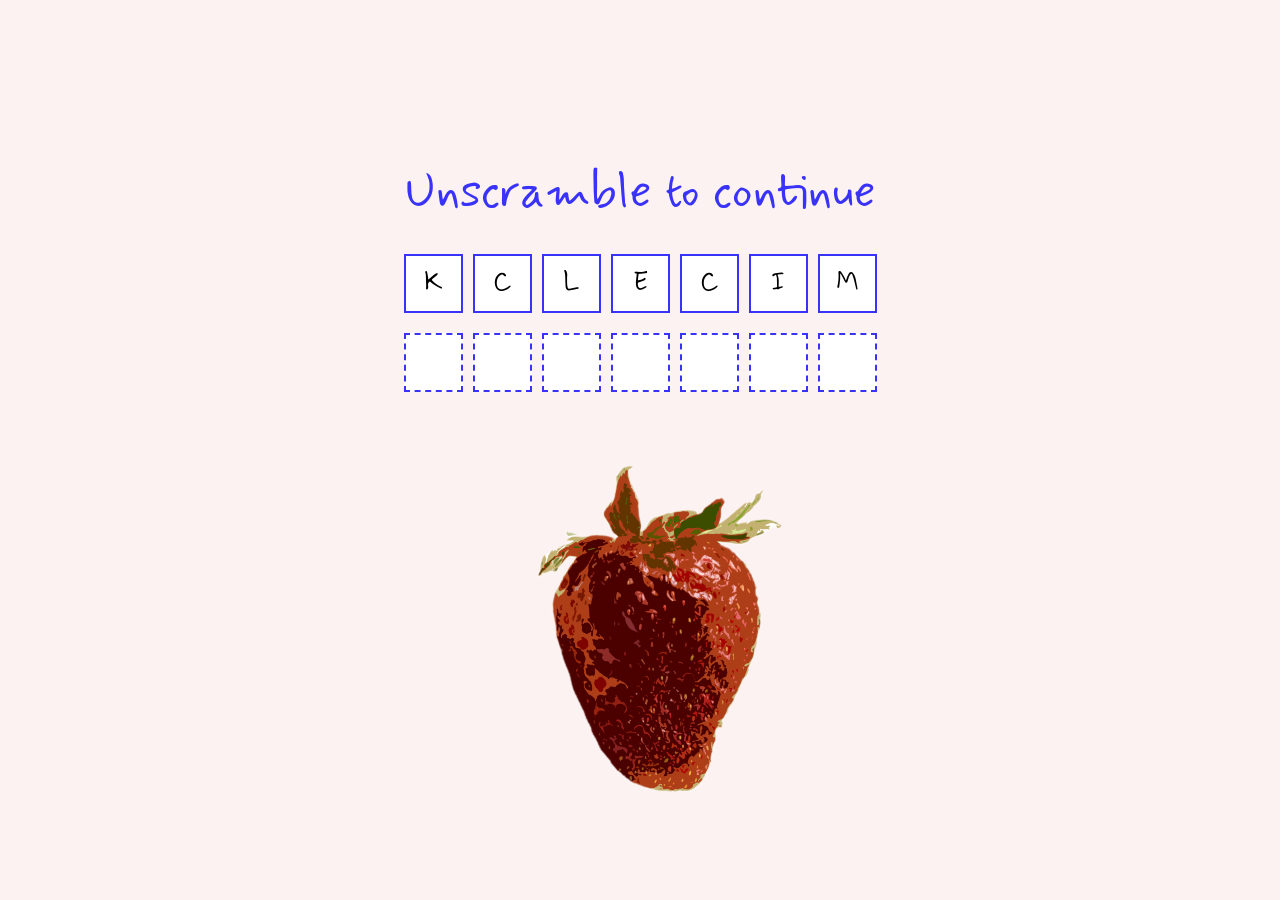
<file: index.html>
<!DOCTYPE html>
<html lang="en">
<head>
<meta charset="UTF-8">
<meta name="viewport" content="width=device-width, initial-scale=1.0">
<title>Begin</title>

<style>
html, body {
  height: 100%;
  margin: 0;
  display: flex;
  justify-content: center;
  align-items: center;
  background-color: #FDF2F2;
  font-family: 'mynerve';
}

.container {
  display: flex;
  flex-direction: column;
  align-items: center;
}

.text {
  font-size: 48px;
  margin-bottom: 20px;
  color: #3933FA;
}

.letters, .slots {
  display: flex;
  gap: 10px;
  margin: 10px 0;
}

.letter, .slot {
  width: 55px;
  height: 55px;
  border: 2px dashed #3933FA;
  display: flex;
  justify-content: center;
  align-items: center;
  font-size: 26px;
  background: white;
  transition: all 0.2s ease;
}

.letter {
  cursor: pointer;
  border-style: solid;
}

.letter:hover:not(.correct):not(.used) {
  background: #f0efff;
  transform: scale(1.08);
}

.slot.filled {
  border-style: solid;
}

.slot:hover:not(.locked) {
  background: #f0efff;
  cursor: pointer;
}

.correct {
  background: #dedcdc;
  color: #888;
  cursor: default;
  transform: scale(0.95);
}

.used {
  opacity: 0.3;
  cursor: default;
  transform: scale(0.95);
}

button {
  margin-top: 20px;
  padding: 10px 28px;
  font-size: 20px;
  font-family: 'mynerve';
  background: white;
  color: #3933FA;
  border: 2px dashed #3933FA;
  cursor: pointer;
  letter-spacing: 0.5px;
  transition: all 0.2s ease;
  border-radius: 6px;
  display: none;
}

button:hover {
  background: #3933FA;
  color: white;
  border-style: solid;
  transform: scale(1.04);
}

button:active {
  transform: scale(0.97);
}

img {
  width: 300px;
  margin-top: 20px;
  transform: rotate(50deg) translateX(50px);
}

@font-face {
  font-family: 'mynerve';
  src: url('fonts/Mynerve-Regular.ttf') format('truetype');
}
</style>
</head>

<body>

<div class="container">
  <div class="text">Unscramble to continue</div>

  <div class="letters" id="letters"></div>
  <div class="slots" id="slots"></div>

  <button id="continueBtn" onclick="goNext()">Continue →</button>

  <img src="images/indexstrawberryedit.png" alt="strawberry">
</div>

<script>
const word = "CLICKME";
const lettersContainer = document.getElementById("letters");
const slotsContainer = document.getElementById("slots");
const continueBtn = document.getElementById("continueBtn");

let dragged = null;
let letterElements = [];
let slotElements = [];

function shuffle(array) {
  for (let i = array.length - 1; i > 0; i--) {
    const j = Math.floor(Math.random() * (i + 1));
    [array[i], array[j]] = [array[j], array[i]];
  }
  return array;
}

// Find the next empty (non-locked) slot
function getNextEmptySlot() {
  return slotElements.find(s => !s.dataset.letter && !s.classList.contains('locked'));
}

// Find the last filled (non-locked) slot
function getLastFilledSlot() {
  const filled = slotElements.filter(s => s.dataset.letter && !s.classList.contains('locked'));
  return filled[filled.length - 1] || null;
}

function createLetter(letter) {
  const div = document.createElement("div");
  div.classList.add("letter");
  div.textContent = letter;
  div.draggable = true;
  div.dataset.letter = letter;

  div.addEventListener("dragstart", () => { dragged = div; });

  // Click to place in next empty slot
  div.addEventListener("click", () => {
    if (div.classList.contains("correct") || div.classList.contains("used")) return;
    const slot = getNextEmptySlot();
    if (!slot) return;

    placeLetter(div, slot);
  });

  return div;
}

function placeLetter(letterEl, slot) {
  const slotIndex = slotElements.indexOf(slot);

  letterEl.classList.add("used");
  letterEl.draggable = false;

  slot.textContent = letterEl.dataset.letter;
  slot.dataset.letter = letterEl.dataset.letter;
  slot.dataset.source = letterEl.dataset.letter + "_" + Array.from(lettersContainer.children).indexOf(letterEl);
  slot.classList.add("filled");
  slot._letterEl = letterEl;

  // Click a filled (non-locked) slot to return the letter
  slot.onclick = () => {
    if (slot.classList.contains("locked")) return;
    returnLetter(slot);
  };

  checkSlot(slot, slotIndex);
  checkAnswer();
}

function returnLetter(slot) {
  const letterEl = slot._letterEl;
  if (letterEl) {
    letterEl.classList.remove("used");
    letterEl.draggable = true;
  }

  slot.textContent = "";
  slot.dataset.letter = "";
  slot.classList.remove("filled");
  slot._letterEl = null;
  slot.onclick = null;

  checkAnswer();
}

function checkSlot(slot, index) {
  if (word[index] === slot.dataset.letter) {
    slot.classList.add("locked");
    slot.style.background = "#dedcdc";
    slot.style.color = "#888";
    if (slot._letterEl) slot._letterEl.style.display = "none";
    slot.onclick = null;
  }
}

function checkAnswer() {
  const attempt = slotElements.map(s => s.dataset.letter || "").join("");
  continueBtn.style.display = attempt === word ? "block" : "none";
}

shuffle(word.split("")).forEach((letter, i) => {
  const div = createLetter(letter);
  div.dataset.index = i;
  lettersContainer.appendChild(div);
  letterElements.push(div);
});

word.split("").forEach((_, index) => {
  const slot = document.createElement("div");
  slot.classList.add("slot");
  slot.dataset.letter = "";

  slot.addEventListener("dragover", e => e.preventDefault());
  slot.addEventListener("drop", e => {
    e.preventDefault();
    if (!dragged || dragged.classList.contains("correct") || dragged.classList.contains("used")) return;

    if (slot.classList.contains("locked")) return;

    if (slot._letterEl) returnLetter(slot);

    slotElements.forEach(s => {
      if (s._letterEl === dragged) returnLetter(s);
    });

    placeLetter(dragged, slot);
  });

  slotsContainer.appendChild(slot);
  slotElements.push(slot);
});

lettersContainer.addEventListener("dragover", e => e.preventDefault());
lettersContainer.addEventListener("drop", e => {
  e.preventDefault();
  if (!dragged) return;
  slotElements.forEach(s => {
    if (s._letterEl === dragged) returnLetter(s);
  });
});

function goNext() {
  window.location.href = "about.html";
}
</script>

</body>
</html>
</file>
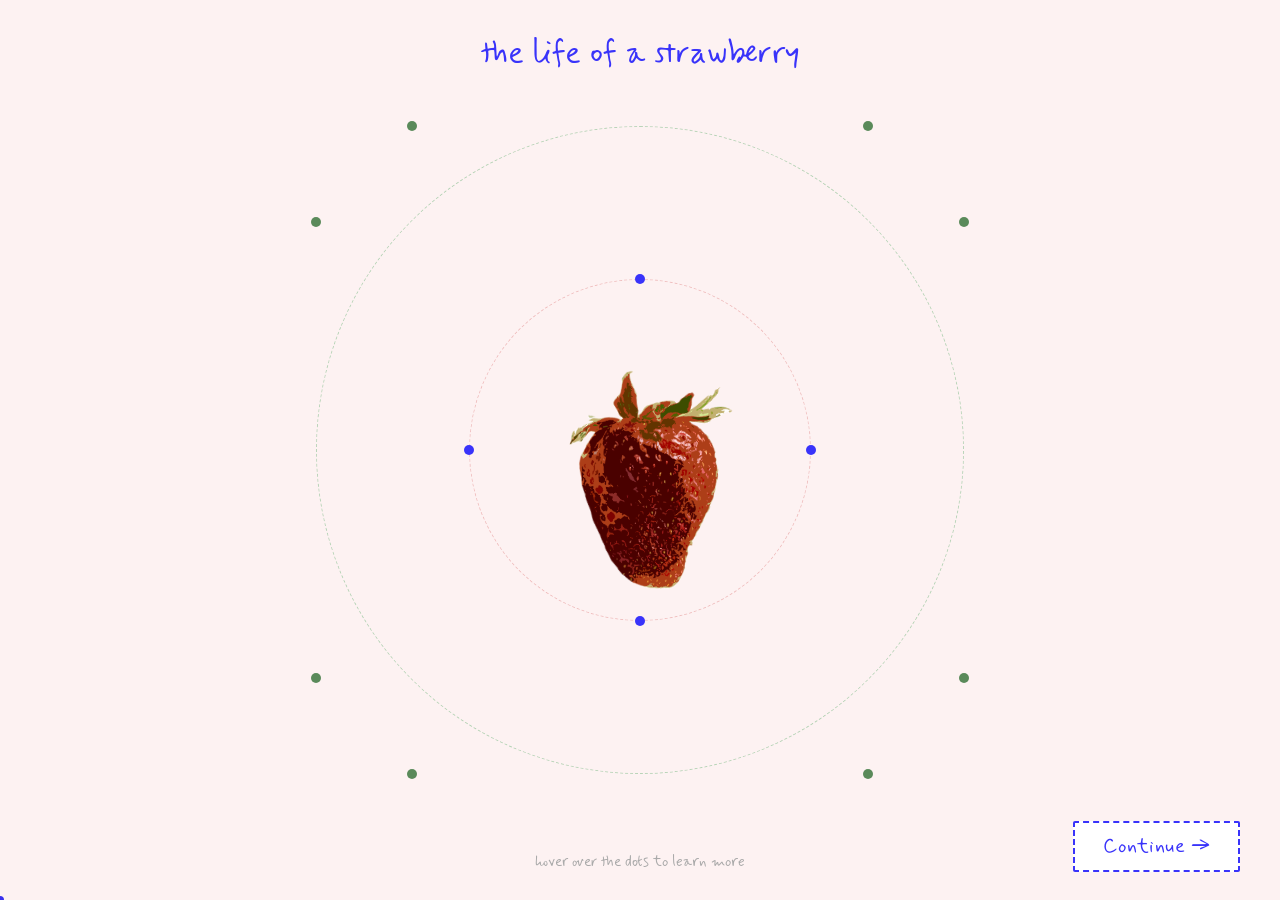
<file: about.html>
<!DOCTYPE html>
<html lang="en">
<head>
<meta charset="UTF-8">
<meta name="viewport" content="width=device-width, initial-scale=1.0">
<title>Rotting</title>
<style>
* { margin: 0; padding: 0; box-sizing: border-box; }

html, body {
  width: 100%;
  height: 100%;
  background-color: #FDF2F2;
  font-family: 'mynerve', cursive;
  overflow: hidden;
}

.scene {
  position: relative;
  width: 100vw;
  height: 100vh;
}

.title {
  position: absolute;
  top: 32px;
  left: 50%;
  transform: translateX(-50%);
  font-size: 32px;
  color: #3933FA;
  white-space: nowrap;
  z-index: 10;
  pointer-events: none;
}

.strawberry {
  position: absolute;
  top: 50%;
  left: 50%;
  width: 200px;
  transform: translate(-50%, -50%) rotate(50deg) translateX(30px);
  z-index: 10;
  pointer-events: none;
}

.orbit-ring {
  position: absolute;
  top: 50%;
  left: 50%;
  border-radius: 50%;
  transform: translate(-50%, -50%);
  pointer-events: none;
}

.orbit-ring-1 {
  width: min(38vw, 38vh);
  height: min(38vw, 38vh);
  border: 1.5px dashed #f0c0c0;
}

.orbit-ring-2 {
  width: min(72vw, 72vh);
  height: min(72vw, 72vh);
  border: 1.5px dashed #b8d4b8;
}

@keyframes spin-cw  { to { transform: translate(-50%, -50%) rotate(360deg);  } }
@keyframes spin-ccw { to { transform: translate(-50%, -50%) rotate(-360deg); } }
@keyframes counter-cw  { to { transform: rotate(-360deg); } }
@keyframes counter-ccw { to { transform: rotate(360deg);  } }

.orbit-track {
  position: absolute;
  top: 50%;
  left: 50%;
  border-radius: 50%;
}

.orbit-track-1 {
  width: min(38vw, 38vh);
  height: min(38vw, 38vh);
  margin-left: calc(min(38vw, 38vh) / -2);
  margin-top: calc(min(38vw, 38vh) / -2);
  animation: spin-cw 22s linear infinite;
}

.orbit-track-2 {
  width: min(72vw, 72vh);
  height: min(72vw, 72vh);
  margin-left: calc(min(72vw, 72vh) / -2);
  margin-top: calc(min(72vw, 72vh) / -2);
  animation: spin-ccw 34s linear infinite;
}

.orbit-dot {
  position: absolute;
  width: 10px;
  height: 10px;
  border-radius: 50%;
  background: #3933FA;
  cursor: none;
}

.orbit-dot.recycle { background: #5a8a5a; }

.spin-counter-1 { animation: counter-cw 22s linear infinite; }
.spin-counter-2 { animation: counter-ccw 34s linear infinite; }

.p0  { top: -5px; left: 50%; transform: translateX(-50%); }
.p1  { top: 50%; right: -5px; transform: translateY(-50%); }
.p2  { bottom: -5px; left: 50%; transform: translateX(-50%); }
.p3  { top: 50%; left: -5px; transform: translateY(-50%); }

.p4  { top: -5px; right: 14%; }
.p5  { top: 14%; right: -5px; }
.p6  { bottom: 14%; right: -5px; }
.p7  { bottom: -5px; right: 14%; }
.p8  { bottom: -5px; left: 14%; }
.p9  { bottom: 14%; left: -5px; }
.p10 { top: 14%; left: -5px; }
.p11 { top: -5px; left: 14%; }

.frozen-dot {
  position: fixed;
  width: 10px;
  height: 10px;
  border-radius: 50%;
  pointer-events: none;
  z-index: 50;
  transform: translate(-50%, -50%);
  display: none;
}

.tooltip {
  position: fixed;
  pointer-events: none;
  z-index: 100;
  font-family: 'mynerve', cursive;
  font-size: 15px;
  color: #3933FA;
  background: white;
  border: 2px dashed #3933FA;
  padding: 8px 14px;
  white-space: nowrap;
  opacity: 0;
  transition: opacity 0.15s ease;
}

.tooltip.recycle {
  color: #3a6a3a;
  border-color: #5a8a5a;
}

.tooltip.visible { opacity: 1; }

.cursor-dot {
  position: fixed;
  width: 8px;
  height: 8px;
  border-radius: 50%;
  background: #3933FA;
  pointer-events: none;
  z-index: 200;
  transform: translate(-50%, -50%);
  mix-blend-mode: multiply;
}

.hint {
  position: absolute;
  bottom: 28px;
  left: 50%;
  transform: translateX(-50%);
  font-size: 15px;
  color: #aaa;
  white-space: nowrap;
  pointer-events: none;
  font-family: 'mynerve', cursive;
}

.continue-btn {
  position: absolute;
  bottom: 28px;
  right: 40px;
  padding: 10px 28px;
  font-size: 20px;
  font-family: 'mynerve', cursive;
  background: white;
  color: #3933FA;
  border: 2px dashed #3933FA;
  cursor: pointer;
  letter-spacing: 0.5px;
  transition: all 0.2s ease;
  border-radius: 2px;
  z-index: 20;
}

.continue-btn:hover {
  background: #3933FA;
  color: white;
  border-style: solid;
  transform: scale(1.04);
}

.continue-btn:active {
  transform: scale(0.97);
}

@font-face {
  font-family: 'mynerve';
  src: url('fonts/Mynerve-Regular.ttf') format('truetype');
}
</style>
</head>
<body>

<div class="scene">
  <div class="title">the life of a strawberry</div>

  <div class="orbit-ring orbit-ring-1"></div>
  <div class="orbit-ring orbit-ring-2"></div>

  <img class="strawberry" src="images/indexstrawberryedit.png" alt="strawberry">

  <div class="orbit-track orbit-track-1">
    <div class="orbit-dot p0 spin-counter-1" data-text="rots in 2–3 days at room temp"></div>
    <div class="orbit-dot p1 spin-counter-1" data-text="90% water content speeds decay"></div>
    <div class="orbit-dot p2 spin-counter-1" data-text="botrytis mold is the #1 cause"></div>
    <div class="orbit-dot p3 spin-counter-1" data-text="fridge extends life to ~7 days"></div>
  </div>

  <div class="orbit-track orbit-track-2">
    <div class="orbit-dot recycle p4  spin-counter-2" data-text="compost enriches soil"></div>
    <div class="orbit-dot recycle p5  spin-counter-2" data-text="nutrients feed new plants"></div>
    <div class="orbit-dot recycle p6  spin-counter-2" data-text="worms break it down fast"></div>
    <div class="orbit-dot recycle p7  spin-counter-2" data-text="water returns to the ground"></div>
    <div class="orbit-dot recycle p8  spin-counter-2" data-text="carbon returns to the cycle"></div>
    <div class="orbit-dot recycle p9  spin-counter-2" data-text="breaks down in ~4 weeks"></div>
    <div class="orbit-dot recycle p10 spin-counter-2" data-text="feeds the next harvest"></div>
    <div class="orbit-dot recycle p11 spin-counter-2" data-text="sunlight drives decomposition"></div>
  </div>

  <div class="hint">hover over the dots to learn more</div>
  <button class="continue-btn" onclick="window.location.href='rotting.html'">Continue →</button>
</div>

<div class="frozen-dot" id="frozenDot"></div>
<div class="cursor-dot" id="cursorDot"></div>
<div class="tooltip" id="tooltip"></div>

<script>
const tooltip   = document.getElementById('tooltip');
const cursorDot = document.getElementById('cursorDot');
const frozenDot = document.getElementById('frozenDot');

let mouseX = 0, mouseY = 0;
let activeDot   = null;
let activeTrack = null;
let frozenX = 0, frozenY = 0;

const RADIUS = 28;

function pauseTrack(dot) {
  const track = dot.closest('.orbit-track');
  const r = dot.getBoundingClientRect();
  frozenX = r.left + r.width / 2;
  frozenY = r.top  + r.height / 2;

  frozenDot.style.left       = frozenX + 'px';
  frozenDot.style.top        = frozenY + 'px';
  frozenDot.style.background = dot.classList.contains('recycle') ? '#5a8a5a' : '#3933FA';
  frozenDot.style.display    = 'block';

  track.style.animationPlayState = 'paused';
  track.querySelectorAll('.spin-counter-1, .spin-counter-2').forEach(el => {
    el.style.animationPlayState = 'paused';
  });

  activeDot   = dot;
  activeTrack = track;
}

function resumeTrack() {
  if (!activeTrack) return;
  activeTrack.style.animationPlayState = 'running';
  activeTrack.querySelectorAll('.spin-counter-1, .spin-counter-2').forEach(el => {
    el.style.animationPlayState = 'running';
  });
  frozenDot.style.display = 'none';
  activeDot   = null;
  activeTrack = null;
  tooltip.className = 'tooltip';
}

function positionTooltip() {
  const tipW = tooltip.offsetWidth;
  const tipH = tooltip.offsetHeight;
  let tx = mouseX + 16;
  let ty = mouseY - tipH / 2;
  if (tx + tipW > window.innerWidth  - 8) tx = mouseX - tipW - 16;
  if (ty < 8) ty = 8;
  if (ty + tipH > window.innerHeight - 8) ty = window.innerHeight - tipH - 8;
  tooltip.style.left = tx + 'px';
  tooltip.style.top  = ty + 'px';
}

document.addEventListener('mousemove', e => {
  mouseX = e.clientX;
  mouseY = e.clientY;

  cursorDot.style.left = mouseX + 'px';
  cursorDot.style.top  = mouseY + 'px';

  if (activeDot) {
    const dist = Math.hypot(mouseX - frozenX, mouseY - frozenY);
    if (dist > RADIUS) {
      resumeTrack();
      return;
    }
    positionTooltip();
    return;
  }

  let closest     = null;
  let closestDist = Infinity;

  document.querySelectorAll('.orbit-dot').forEach(dot => {
    const r  = dot.getBoundingClientRect();
    const cx = r.left + r.width  / 2;
    const cy = r.top  + r.height / 2;
    const dist = Math.hypot(mouseX - cx, mouseY - cy);
    if (dist < RADIUS && dist < closestDist) {
      closestDist = dist;
      closest = dot;
    }
  });

  if (closest) {
    pauseTrack(closest);
    const isRecycle = closest.classList.contains('recycle');
    tooltip.textContent = closest.dataset.text;
    tooltip.className   = 'tooltip visible' + (isRecycle ? ' recycle' : '');
    positionTooltip();
  }
});

document.addEventListener('mouseleave', resumeTrack);
</script>

</body>
</html>
</file>
